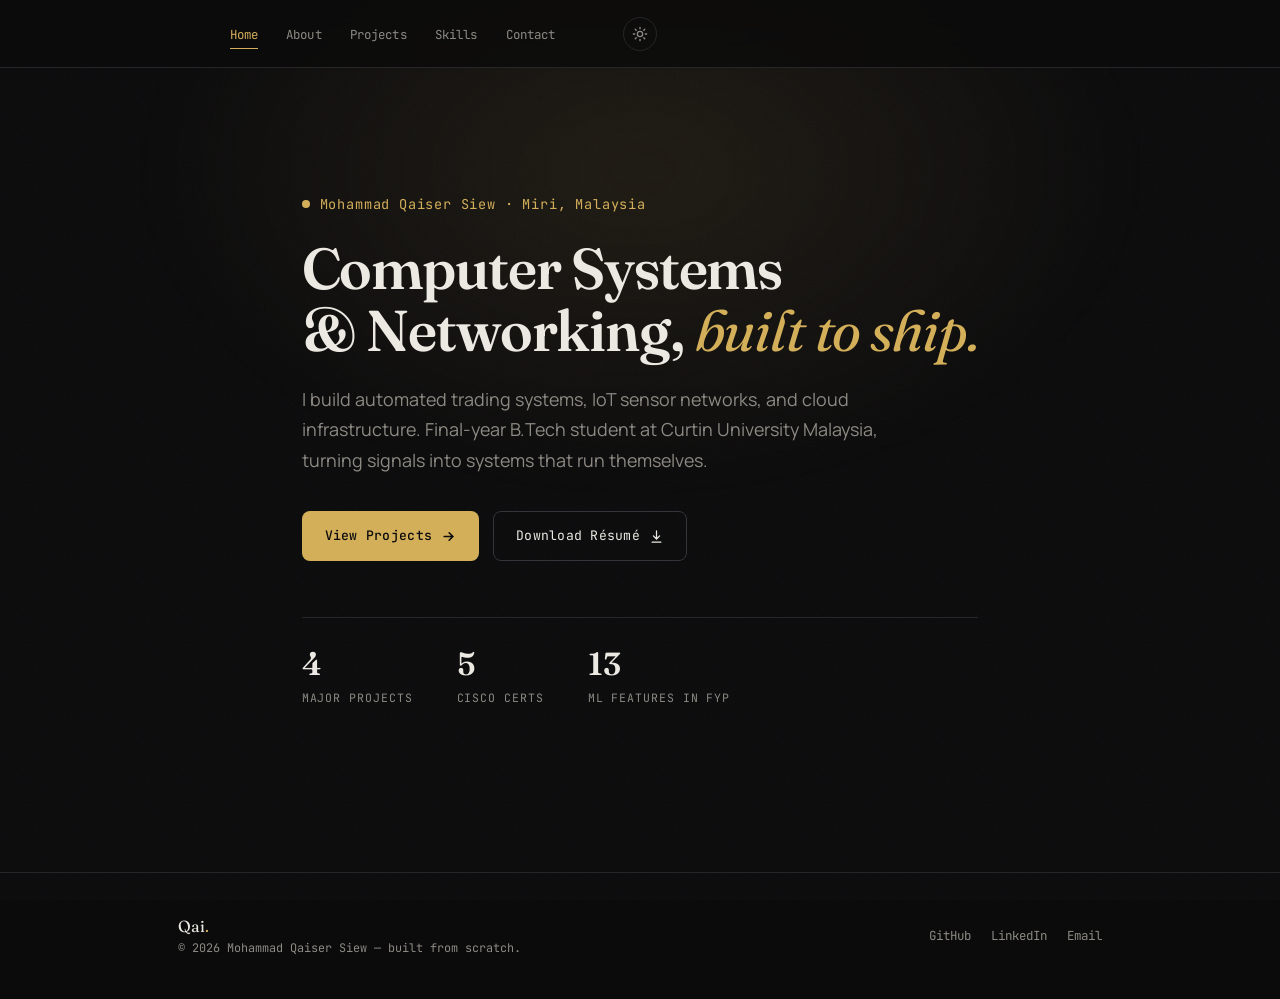
<file: index.html>
<!DOCTYPE html>
<html lang="en" data-theme="dark">
<head>
  <meta charset="UTF-8">
  <meta name="viewport" content="width=device-width, initial-scale=1.0">
  <title>Mohammad Qaiser Siew — CS &amp; Networking Student / Developer</title>
  <meta name="description" content="Final-year Computer Systems &amp; Networking student at Curtin University Malaysia. I build automated trading systems, IoT sensor networks, and cloud infrastructure.">
  <meta name="author" content="Mohammad Qaiser Siew">
  <meta property="og:type" content="website">
  <meta property="og:title" content="Mohammad Qaiser Siew — Developer">
  <meta property="og:description" content="Automated trading systems, IoT tools, and cloud infrastructure. Final-year CS &amp; Networking student at Curtin University Malaysia.">
  <meta name="twitter:card" content="summary">
  <link rel="icon" type="image/svg+xml" href="favicon.svg">
  <link rel="stylesheet" href="css/style.css?v=2">
  <script>(function(){try{var t=localStorage.getItem('theme');if(t)document.documentElement.setAttribute('data-theme',t);}catch(e){}})();</script>
</head>
<body>
  <nav>
    <div class="container">
      <ul class="nav-links">
        <li><a href="index.html">Home</a></li>
        <li><a href="about.html">About</a></li>
        <li><a href="projects.html">Projects</a></li>
        <li><a href="skills.html">Skills</a></li>
        <li><a href="contact.html">Contact</a></li>
      </ul>
      <button class="theme-toggle" aria-label="Toggle theme">
        <svg class="icon-sun" viewBox="0 0 24 24" fill="none" stroke="currentColor" stroke-width="2" stroke-linecap="round"><circle cx="12" cy="12" r="4"/><path d="M12 2v2M12 20v2M4.9 4.9l1.4 1.4M17.7 17.7l1.4 1.4M2 12h2M20 12h2M4.9 19.1l1.4-1.4M17.7 6.3l1.4-1.4"/></svg>
        <svg class="icon-moon" viewBox="0 0 24 24" fill="none" stroke="currentColor" stroke-width="2" stroke-linecap="round"><path d="M21 12.8A9 9 0 1 1 11.2 3a7 7 0 0 0 9.8 9.8z"/></svg>
      </button>
    </div>
  </nav>

  <main class="hero">
    <div class="container">
      <div class="hero-inner">
        <p class="hero-subtitle reveal in">Mohammad Qaiser Siew · Miri, Malaysia</p>
        <h1 class="hero-title reveal in" data-delay="1">Computer Systems<br>&amp; Networking, <em>built to ship.</em></h1>
        <p class="hero-tagline reveal in" data-delay="2">I build automated trading systems, IoT sensor networks, and cloud infrastructure. Final-year B.Tech student at Curtin University Malaysia, turning signals into systems that run themselves.</p>
        <div class="hero-actions reveal in" data-delay="3">
          <a href="projects.html" class="btn btn-primary">View Projects
            <svg viewBox="0 0 24 24" fill="none" stroke="currentColor" stroke-width="2.5" stroke-linecap="round"><path d="M5 12h14M13 6l6 6-6 6"/></svg>
          </a>
          <a href="assets/resume.pdf" target="_blank" rel="noopener" class="btn btn-ghost">Download Résumé
            <svg viewBox="0 0 24 24" fill="none" stroke="currentColor" stroke-width="2" stroke-linecap="round"><path d="M12 3v12M7 11l5 5 5-5M5 21h14"/></svg>
          </a>
        </div>
        <div class="hero-stats reveal in" data-delay="4">
          <div><div class="stat-num">4</div><div class="stat-label">Major Projects</div></div>
          <div><div class="stat-num">5</div><div class="stat-label">Cisco Certs</div></div>
          <div><div class="stat-num">13</div><div class="stat-label">ML Features in FYP</div></div>
        </div>
      </div>
    </div>
  </main>

  <footer>
    <div class="container footer-inner">
      <div>
        <div class="footer-name">Qai<span style="color:var(--accent)">.</span></div>
        <div class="footer-meta">© <span id="year">2026</span> Mohammad Qaiser Siew — built from scratch.</div>
      </div>
      <div class="footer-links">
        <a href="https://github.com/notqai" target="_blank" rel="noopener">GitHub</a>
        <a href="https://www.linkedin.com/in/mohamamd-qaiser-siew-bin-mohd-qhadaffie-325346248/" target="_blank" rel="noopener">LinkedIn</a>
        <a href="mailto:qaisersiew123@gmail.com">Email</a>
      </div>
    </div>
  </footer>

  <script src="js/main.js?v=2"></script>
</body>
</html>
</file>
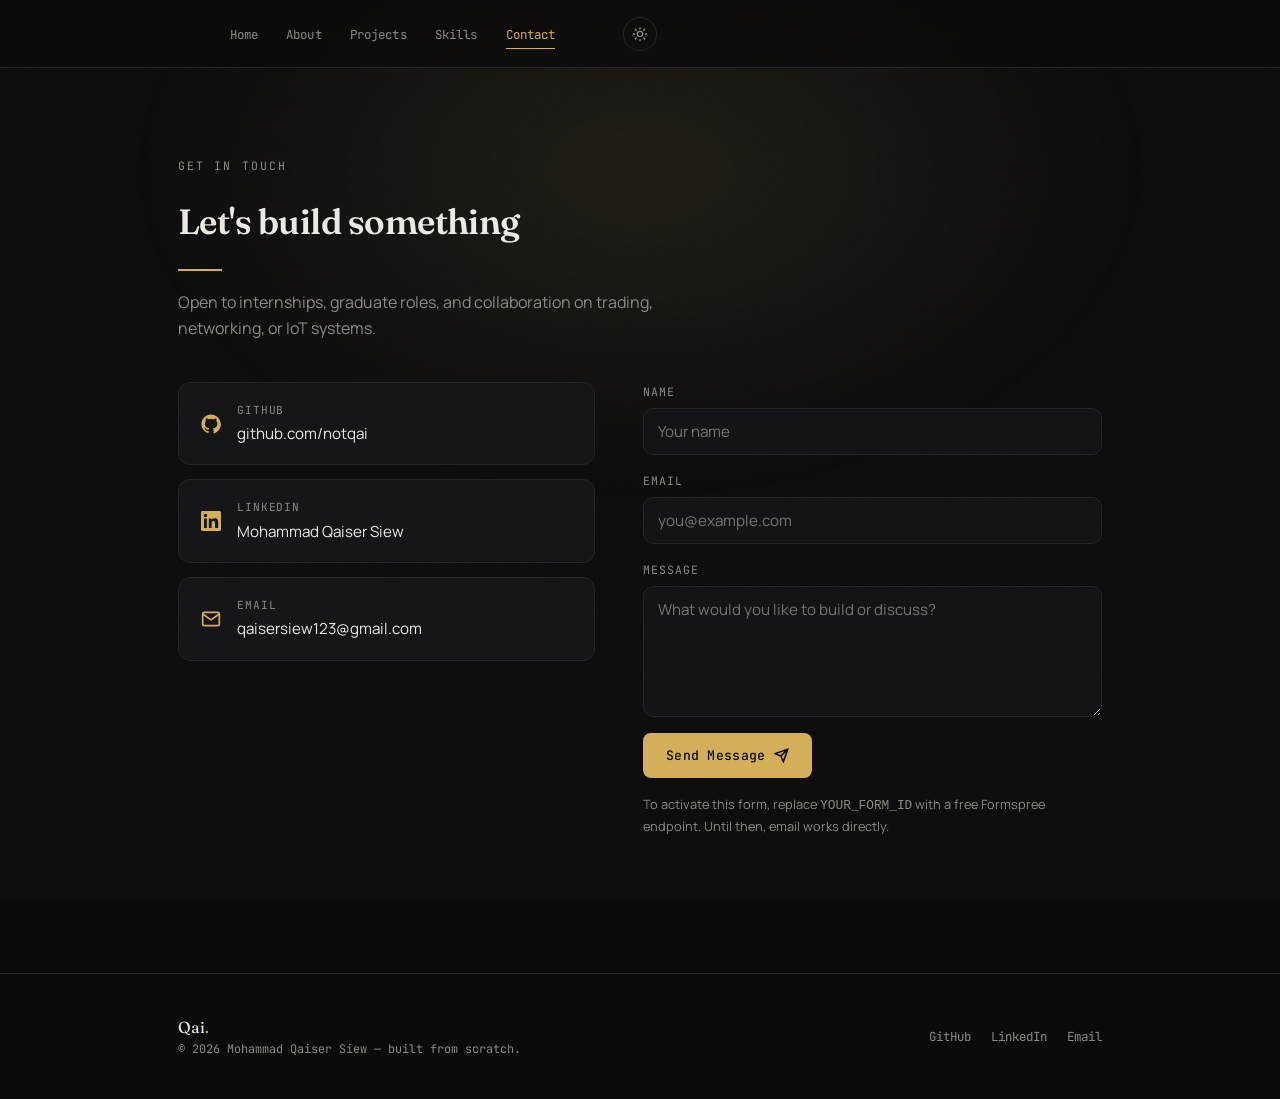
<file: contact.html>
<!DOCTYPE html>
<html lang="en" data-theme="dark">
<head>
  <meta charset="UTF-8">
  <meta name="viewport" content="width=device-width, initial-scale=1.0">
  <title>Contact — Mohammad Qaiser Siew</title>
  <meta name="description" content="Get in touch with Mohammad Qaiser Siew — GitHub, LinkedIn, email, or the contact form.">
  <meta property="og:title" content="Contact — Mohammad Qaiser Siew">
  <meta property="og:description" content="Reach out via GitHub, LinkedIn, or email.">
  <meta name="twitter:card" content="summary">
  <link rel="icon" type="image/svg+xml" href="favicon.svg">
  <link rel="stylesheet" href="css/style.css?v=2">
  <script>(function(){try{var t=localStorage.getItem('theme');if(t)document.documentElement.setAttribute('data-theme',t);}catch(e){}})();</script>
</head>
<body>
  <nav>
    <div class="container">
      <ul class="nav-links">
        <li><a href="index.html">Home</a></li>
        <li><a href="about.html">About</a></li>
        <li><a href="projects.html">Projects</a></li>
        <li><a href="skills.html">Skills</a></li>
        <li><a href="contact.html">Contact</a></li>
      </ul>
      <button class="theme-toggle" aria-label="Toggle theme">
        <svg class="icon-sun" viewBox="0 0 24 24" fill="none" stroke="currentColor" stroke-width="2" stroke-linecap="round"><circle cx="12" cy="12" r="4"/><path d="M12 2v2M12 20v2M4.9 4.9l1.4 1.4M17.7 17.7l1.4 1.4M2 12h2M20 12h2M4.9 19.1l1.4-1.4M17.7 6.3l1.4-1.4"/></svg>
        <svg class="icon-moon" viewBox="0 0 24 24" fill="none" stroke="currentColor" stroke-width="2" stroke-linecap="round"><path d="M21 12.8A9 9 0 1 1 11.2 3a7 7 0 0 0 9.8 9.8z"/></svg>
      </button>
    </div>
  </nav>

  <main class="page">
    <div class="container">
      <div class="section-head reveal">
        <p class="eyebrow">Get in touch</p>
        <h2>Let's build something</h2>
        <div class="divider"></div>
        <p style="margin-top:18px;">Open to internships, graduate roles, and collaboration on trading, networking, or IoT systems.</p>
      </div>

      <div class="contact-grid">
        <div class="contact-links reveal">
          <a href="https://github.com/notqai" target="_blank" rel="noopener" class="contact-link">
            <svg viewBox="0 0 24 24" fill="currentColor"><path d="M12 .5C5.7.5.5 5.7.5 12c0 5.1 3.3 9.4 7.9 10.9.6.1.8-.2.8-.6v-2c-3.2.7-3.9-1.5-3.9-1.5-.5-1.3-1.3-1.7-1.3-1.7-1-.7.1-.7.1-.7 1.2.1 1.8 1.2 1.8 1.2 1 1.8 2.7 1.3 3.4 1 .1-.8.4-1.3.7-1.6-2.6-.3-5.3-1.3-5.3-5.7 0-1.3.5-2.3 1.2-3.1-.1-.3-.5-1.5.1-3.1 0 0 1-.3 3.3 1.2a11.5 11.5 0 0 1 6 0C17.3 5 18.3 5.3 18.3 5.3c.6 1.6.2 2.8.1 3.1.8.8 1.2 1.8 1.2 3.1 0 4.4-2.7 5.4-5.3 5.7.4.4.8 1.1.8 2.2v3.3c0 .4.2.7.8.6 4.6-1.5 7.9-5.8 7.9-10.9C23.5 5.7 18.3.5 12 .5z"/></svg>
            <div><span class="contact-link-label">GitHub</span>github.com/notqai</div>
          </a>
          <a href="https://www.linkedin.com/in/mohamamd-qaiser-siew-bin-mohd-qhadaffie-325346248/" target="_blank" rel="noopener" class="contact-link">
            <svg viewBox="0 0 24 24" fill="currentColor"><path d="M20.4 20.5h-3.6v-5.6c0-1.3 0-3-1.9-3s-2.1 1.4-2.1 2.9v5.7H9.4V9h3.4v1.6h.1c.5-.9 1.6-1.9 3.4-1.9 3.6 0 4.3 2.4 4.3 5.5v6.3zM5.3 7.4a2.1 2.1 0 1 1 0-4.2 2.1 2.1 0 0 1 0 4.2zM7.1 20.5H3.6V9h3.5v11.5zM22.2 0H1.8C.8 0 0 .8 0 1.7v20.6c0 .9.8 1.7 1.8 1.7h20.4c1 0 1.8-.8 1.8-1.7V1.7C24 .8 23.2 0 22.2 0z"/></svg>
            <div><span class="contact-link-label">LinkedIn</span>Mohammad Qaiser Siew</div>
          </a>
          <a href="mailto:qaisersiew123@gmail.com" class="contact-link">
            <svg viewBox="0 0 24 24" fill="none" stroke="currentColor" stroke-width="2"><rect x="2" y="4" width="20" height="16" rx="2"/><path d="m2 6 10 7L22 6"/></svg>
            <div><span class="contact-link-label">Email</span>qaisersiew123@gmail.com</div>
          </a>
        </div>

        <form id="contact-form" class="contact-form reveal" data-delay="1" action="https://formspree.io/f/YOUR_FORM_ID" method="POST">
          <div class="form-row">
            <label for="name">Name</label>
            <input type="text" id="name" name="name" required placeholder="Your name">
          </div>
          <div class="form-row">
            <label for="email">Email</label>
            <input type="email" id="email" name="email" required placeholder="you@example.com">
          </div>
          <div class="form-row">
            <label for="message">Message</label>
            <textarea id="message" name="message" rows="5" required placeholder="What would you like to build or discuss?"></textarea>
          </div>
          <button type="submit" class="btn btn-primary" style="align-self:flex-start;">Send Message
            <svg viewBox="0 0 24 24" fill="none" stroke="currentColor" stroke-width="2.5" stroke-linecap="round"><path d="M22 2 11 13M22 2l-7 20-4-9-9-4 20-7z"/></svg>
          </button>
          <p id="form-status" class="form-note">To activate this form, replace <code>YOUR_FORM_ID</code> with a free Formspree endpoint. Until then, email works directly.</p>
        </form>
      </div>
    </div>
  </main>

  <footer>
    <div class="container footer-inner">
      <div>
        <div class="footer-name">Qai<span style="color:var(--accent)">.</span></div>
        <div class="footer-meta">© <span id="year">2026</span> Mohammad Qaiser Siew — built from scratch.</div>
      </div>
      <div class="footer-links">
        <a href="https://github.com/notqai" target="_blank" rel="noopener">GitHub</a>
        <a href="https://www.linkedin.com/in/mohamamd-qaiser-siew-bin-mohd-qhadaffie-325346248/" target="_blank" rel="noopener">LinkedIn</a>
        <a href="mailto:qaisersiew123@gmail.com">Email</a>
      </div>
    </div>
  </footer>

  <script src="js/main.js?v=2"></script>
</body>
</html>
</file>
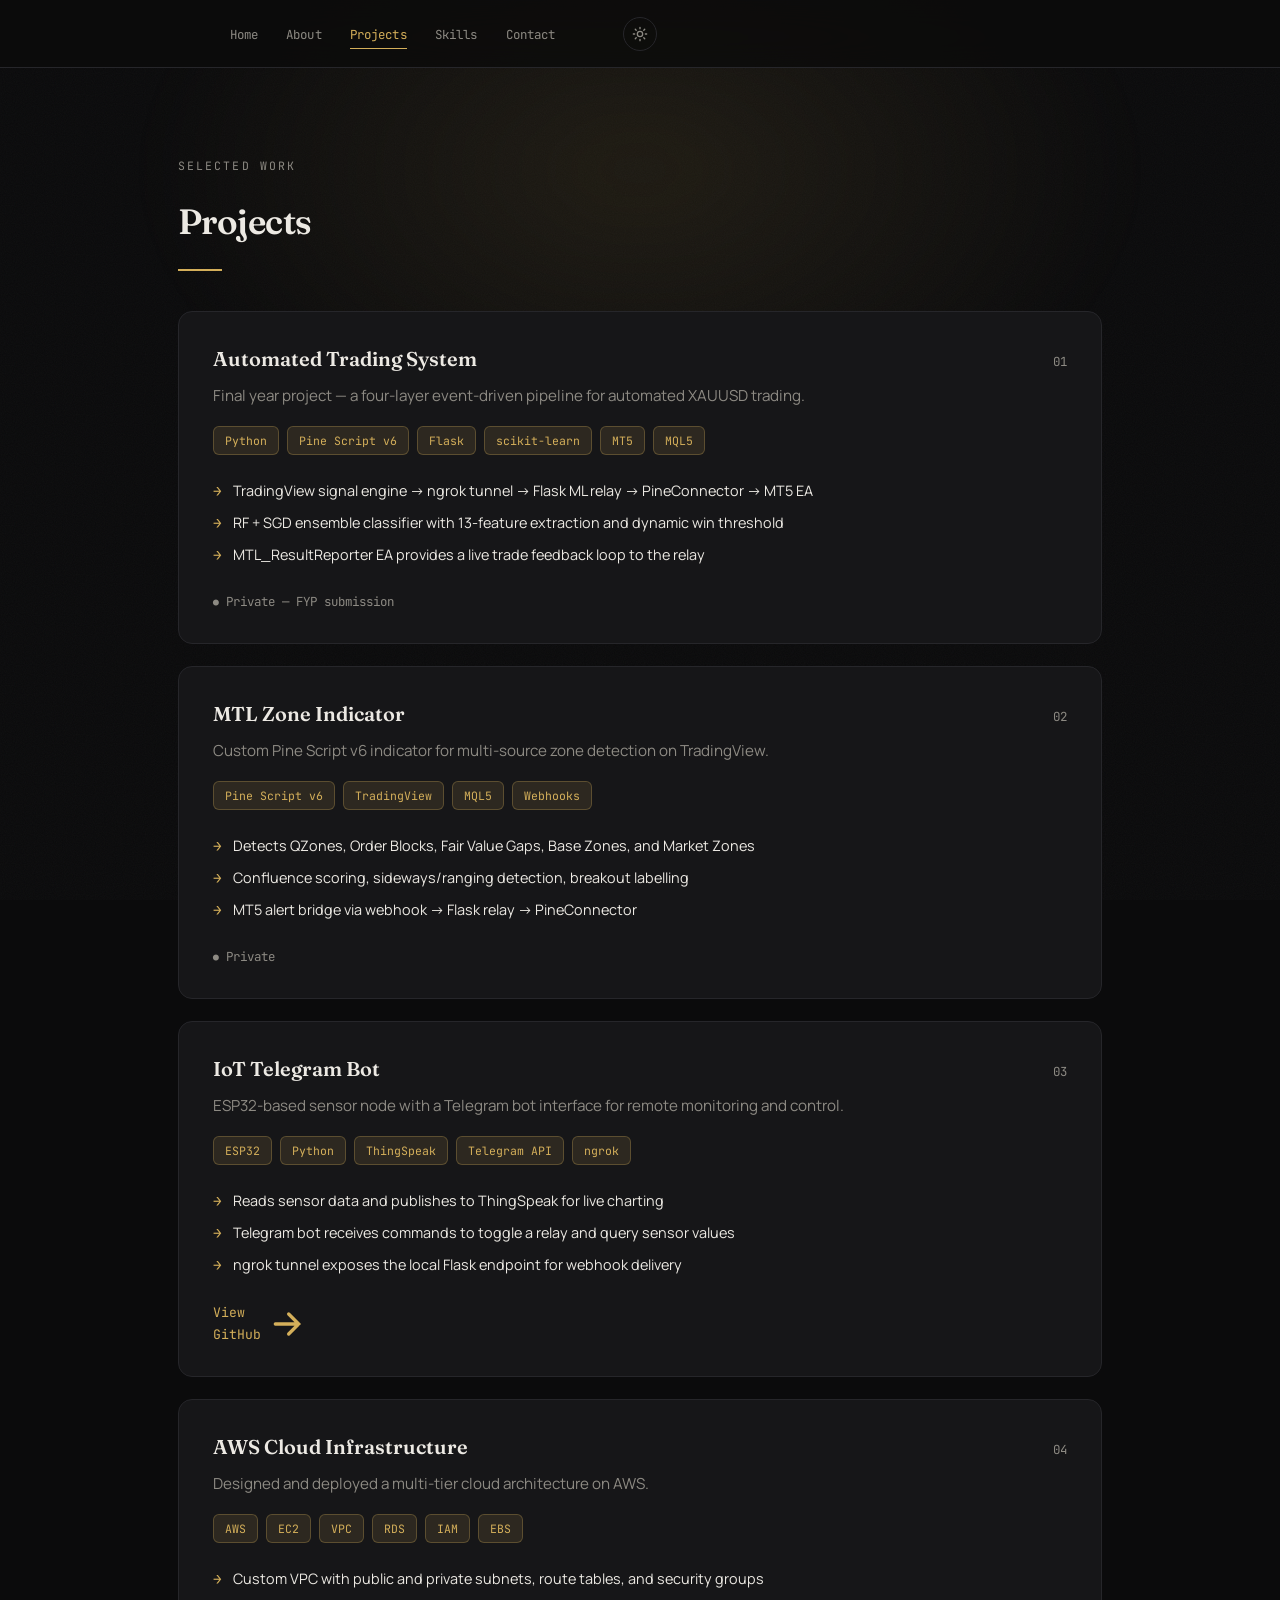
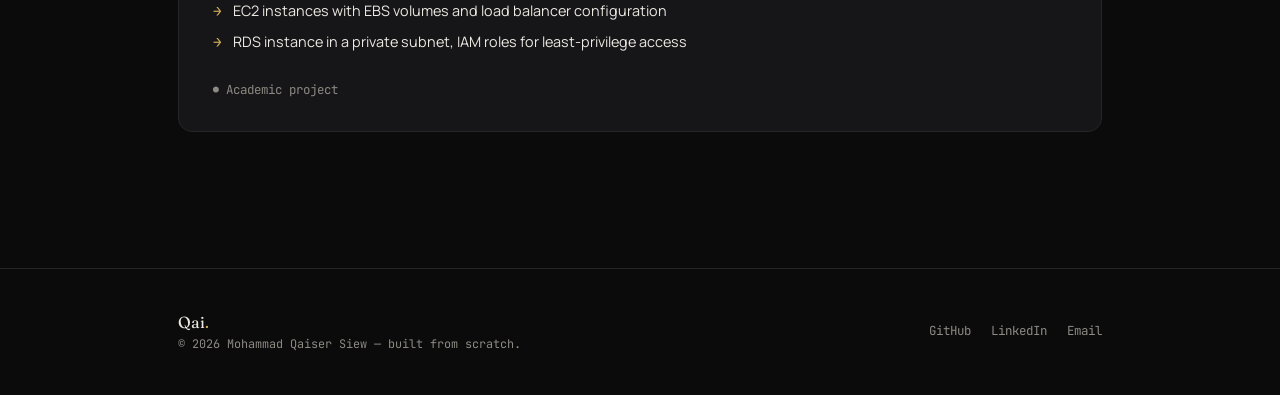
<file: projects.html>
<!DOCTYPE html>
<html lang="en" data-theme="dark">
<head>
  <meta charset="UTF-8">
  <meta name="viewport" content="width=device-width, initial-scale=1.0">
  <title>Projects — Mohammad Qaiser Siew</title>
  <meta name="description" content="Projects by Mohammad Qaiser Siew: an automated XAUUSD trading pipeline, a Pine Script zone indicator, an ESP32 IoT Telegram bot, and AWS cloud infrastructure.">
  <meta property="og:title" content="Projects — Mohammad Qaiser Siew">
  <meta property="og:description" content="Automated trading systems, IoT tools, and AWS cloud infrastructure.">
  <meta name="twitter:card" content="summary">
  <link rel="icon" type="image/svg+xml" href="favicon.svg">
  <link rel="stylesheet" href="css/style.css?v=2">
  <script>(function(){try{var t=localStorage.getItem('theme');if(t)document.documentElement.setAttribute('data-theme',t);}catch(e){}})();</script>
</head>
<body>
  <nav>
    <div class="container">
      <ul class="nav-links">
        <li><a href="index.html">Home</a></li>
        <li><a href="about.html">About</a></li>
        <li><a href="projects.html">Projects</a></li>
        <li><a href="skills.html">Skills</a></li>
        <li><a href="contact.html">Contact</a></li>
      </ul>
      <button class="theme-toggle" aria-label="Toggle theme">
        <svg class="icon-sun" viewBox="0 0 24 24" fill="none" stroke="currentColor" stroke-width="2" stroke-linecap="round"><circle cx="12" cy="12" r="4"/><path d="M12 2v2M12 20v2M4.9 4.9l1.4 1.4M17.7 17.7l1.4 1.4M2 12h2M20 12h2M4.9 19.1l1.4-1.4M17.7 6.3l1.4-1.4"/></svg>
        <svg class="icon-moon" viewBox="0 0 24 24" fill="none" stroke="currentColor" stroke-width="2" stroke-linecap="round"><path d="M21 12.8A9 9 0 1 1 11.2 3a7 7 0 0 0 9.8 9.8z"/></svg>
      </button>
    </div>
  </nav>

  <main class="page">
    <div class="container">
      <div class="section-head reveal">
        <p class="eyebrow">Selected Work</p>
        <h2>Projects</h2>
        <div class="divider"></div>
      </div>

      <div class="cards-grid">

        <div class="card reveal">
          <div class="card-head">
            <h3 class="card-title">Automated Trading System</h3>
            <span class="card-index">01</span>
          </div>
          <p class="card-desc">Final year project — a four-layer event-driven pipeline for automated XAUUSD trading.</p>
          <div class="tags">
            <span class="tag">Python</span>
            <span class="tag">Pine Script v6</span>
            <span class="tag">Flask</span>
            <span class="tag">scikit-learn</span>
            <span class="tag">MT5</span>
            <span class="tag">MQL5</span>
          </div>
          <ul class="card-bullets">
            <li>TradingView signal engine → ngrok tunnel → Flask ML relay → PineConnector → MT5 EA</li>
            <li>RF + SGD ensemble classifier with 13-feature extraction and dynamic win threshold</li>
            <li>MTL_ResultReporter EA provides a live trade feedback loop to the relay</li>
          </ul>
          <div class="card-foot"><span class="badge-private">Private — FYP submission</span></div>
        </div>

        <div class="card reveal" data-delay="1">
          <div class="card-head">
            <h3 class="card-title">MTL Zone Indicator</h3>
            <span class="card-index">02</span>
          </div>
          <p class="card-desc">Custom Pine Script v6 indicator for multi-source zone detection on TradingView.</p>
          <div class="tags">
            <span class="tag">Pine Script v6</span>
            <span class="tag">TradingView</span>
            <span class="tag">MQL5</span>
            <span class="tag">Webhooks</span>
          </div>
          <ul class="card-bullets">
            <li>Detects QZones, Order Blocks, Fair Value Gaps, Base Zones, and Market Zones</li>
            <li>Confluence scoring, sideways/ranging detection, breakout labelling</li>
            <li>MT5 alert bridge via webhook → Flask relay → PineConnector</li>
          </ul>
          <div class="card-foot"><span class="badge-private">Private</span></div>
        </div>

        <div class="card reveal" data-delay="2">
          <div class="card-head">
            <h3 class="card-title">IoT Telegram Bot</h3>
            <span class="card-index">03</span>
          </div>
          <p class="card-desc">ESP32-based sensor node with a Telegram bot interface for remote monitoring and control.</p>
          <div class="tags">
            <span class="tag">ESP32</span>
            <span class="tag">Python</span>
            <span class="tag">ThingSpeak</span>
            <span class="tag">Telegram API</span>
            <span class="tag">ngrok</span>
          </div>
          <ul class="card-bullets">
            <li>Reads sensor data and publishes to ThingSpeak for live charting</li>
            <li>Telegram bot receives commands to toggle a relay and query sensor values</li>
            <li>ngrok tunnel exposes the local Flask endpoint for webhook delivery</li>
          </ul>
          <div class="card-foot">
            <a href="https://github.com/notqai" target="_blank" rel="noopener" class="card-link">View GitHub
              <svg viewBox="0 0 24 24" fill="none" stroke="currentColor" stroke-width="2" stroke-linecap="round"><path d="M5 12h14M13 6l6 6-6 6"/></svg>
            </a>
          </div>
        </div>

        <div class="card reveal" data-delay="3">
          <div class="card-head">
            <h3 class="card-title">AWS Cloud Infrastructure</h3>
            <span class="card-index">04</span>
          </div>
          <p class="card-desc">Designed and deployed a multi-tier cloud architecture on AWS.</p>
          <div class="tags">
            <span class="tag">AWS</span>
            <span class="tag">EC2</span>
            <span class="tag">VPC</span>
            <span class="tag">RDS</span>
            <span class="tag">IAM</span>
            <span class="tag">EBS</span>
          </div>
          <ul class="card-bullets">
            <li>Custom VPC with public and private subnets, route tables, and security groups</li>
            <li>EC2 instances with EBS volumes and load balancer configuration</li>
            <li>RDS instance in a private subnet, IAM roles for least-privilege access</li>
          </ul>
          <div class="card-foot"><span class="badge-private">Academic project</span></div>
        </div>

      </div>
    </div>
  </main>

  <footer>
    <div class="container footer-inner">
      <div>
        <div class="footer-name">Qai<span style="color:var(--accent)">.</span></div>
        <div class="footer-meta">© <span id="year">2026</span> Mohammad Qaiser Siew — built from scratch.</div>
      </div>
      <div class="footer-links">
        <a href="https://github.com/notqai" target="_blank" rel="noopener">GitHub</a>
        <a href="https://www.linkedin.com/in/mohamamd-qaiser-siew-bin-mohd-qhadaffie-325346248/" target="_blank" rel="noopener">LinkedIn</a>
        <a href="mailto:qaisersiew123@gmail.com">Email</a>
      </div>
    </div>
  </footer>

  <script src="js/main.js?v=2"></script>
</body>
</html>
</file>
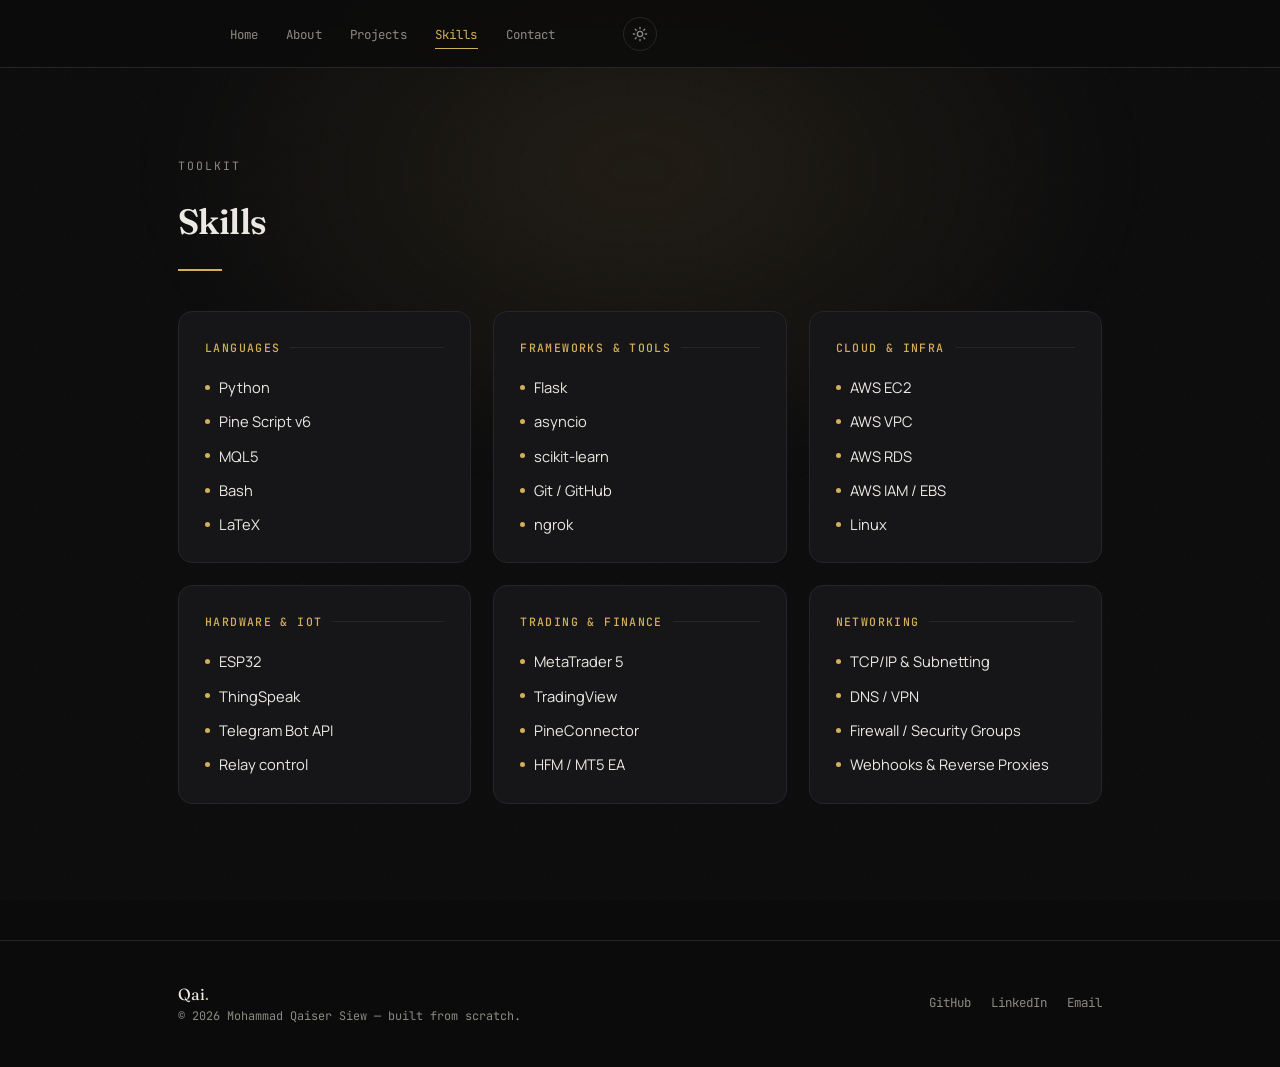
<file: skills.html>
<!DOCTYPE html>
<html lang="en" data-theme="dark">
<head>
  <meta charset="UTF-8">
  <meta name="viewport" content="width=device-width, initial-scale=1.0">
  <title>Skills — Mohammad Qaiser Siew</title>
  <meta name="description" content="Technical skills: Python, Pine Script, MQL5, Flask, scikit-learn, AWS (EC2/VPC/RDS/IAM), ESP32 IoT, MetaTrader 5, and networking fundamentals.">
  <meta property="og:title" content="Skills — Mohammad Qaiser Siew">
  <meta property="og:description" content="Languages, frameworks, cloud, IoT, trading, and networking skills.">
  <meta name="twitter:card" content="summary">
  <link rel="icon" type="image/svg+xml" href="favicon.svg">
  <link rel="stylesheet" href="css/style.css?v=2">
  <script>(function(){try{var t=localStorage.getItem('theme');if(t)document.documentElement.setAttribute('data-theme',t);}catch(e){}})();</script>
</head>
<body>
  <nav>
    <div class="container">
      <ul class="nav-links">
        <li><a href="index.html">Home</a></li>
        <li><a href="about.html">About</a></li>
        <li><a href="projects.html">Projects</a></li>
        <li><a href="skills.html">Skills</a></li>
        <li><a href="contact.html">Contact</a></li>
      </ul>
      <button class="theme-toggle" aria-label="Toggle theme">
        <svg class="icon-sun" viewBox="0 0 24 24" fill="none" stroke="currentColor" stroke-width="2" stroke-linecap="round"><circle cx="12" cy="12" r="4"/><path d="M12 2v2M12 20v2M4.9 4.9l1.4 1.4M17.7 17.7l1.4 1.4M2 12h2M20 12h2M4.9 19.1l1.4-1.4M17.7 6.3l1.4-1.4"/></svg>
        <svg class="icon-moon" viewBox="0 0 24 24" fill="none" stroke="currentColor" stroke-width="2" stroke-linecap="round"><path d="M21 12.8A9 9 0 1 1 11.2 3a7 7 0 0 0 9.8 9.8z"/></svg>
      </button>
    </div>
  </nav>

  <main class="page">
    <div class="container">
      <div class="section-head reveal">
        <p class="eyebrow">Toolkit</p>
        <h2>Skills</h2>
        <div class="divider"></div>
      </div>

      <div class="skills-grid">

        <div class="skill-group reveal">
          <p class="skill-group-title">Languages</p>
          <ul class="skill-list">
            <li>Python</li>
            <li>Pine Script v6</li>
            <li>MQL5</li>
            <li>Bash</li>
            <li>LaTeX</li>
          </ul>
        </div>

        <div class="skill-group reveal" data-delay="1">
          <p class="skill-group-title">Frameworks &amp; Tools</p>
          <ul class="skill-list">
            <li>Flask</li>
            <li>asyncio</li>
            <li>scikit-learn</li>
            <li>Git / GitHub</li>
            <li>ngrok</li>
          </ul>
        </div>

        <div class="skill-group reveal" data-delay="2">
          <p class="skill-group-title">Cloud &amp; Infra</p>
          <ul class="skill-list">
            <li>AWS EC2</li>
            <li>AWS VPC</li>
            <li>AWS RDS</li>
            <li>AWS IAM / EBS</li>
            <li>Linux</li>
          </ul>
        </div>

        <div class="skill-group reveal">
          <p class="skill-group-title">Hardware &amp; IoT</p>
          <ul class="skill-list">
            <li>ESP32</li>
            <li>ThingSpeak</li>
            <li>Telegram Bot API</li>
            <li>Relay control</li>
          </ul>
        </div>

        <div class="skill-group reveal" data-delay="1">
          <p class="skill-group-title">Trading &amp; Finance</p>
          <ul class="skill-list">
            <li>MetaTrader 5</li>
            <li>TradingView</li>
            <li>PineConnector</li>
            <li>HFM / MT5 EA</li>
          </ul>
        </div>

        <div class="skill-group reveal" data-delay="2">
          <p class="skill-group-title">Networking</p>
          <ul class="skill-list">
            <li>TCP/IP &amp; Subnetting</li>
            <li>DNS / VPN</li>
            <li>Firewall / Security Groups</li>
            <li>Webhooks &amp; Reverse Proxies</li>
          </ul>
        </div>

      </div>
    </div>
  </main>

  <footer>
    <div class="container footer-inner">
      <div>
        <div class="footer-name">Qai<span style="color:var(--accent)">.</span></div>
        <div class="footer-meta">© <span id="year">2026</span> Mohammad Qaiser Siew — built from scratch.</div>
      </div>
      <div class="footer-links">
        <a href="https://github.com/notqai" target="_blank" rel="noopener">GitHub</a>
        <a href="https://www.linkedin.com/in/mohamamd-qaiser-siew-bin-mohd-qhadaffie-325346248/" target="_blank" rel="noopener">LinkedIn</a>
        <a href="mailto:qaisersiew123@gmail.com">Email</a>
      </div>
    </div>
  </footer>

  <script src="js/main.js?v=2"></script>
</body>
</html>
</file>
<file: css/style.css>
@import url('https://fonts.googleapis.com/css2?family=Fraunces:ital,opsz,wght@0,9..144,400;0,9..144,500;0,9..144,600;1,9..144,400&family=Manrope:wght@400;500;600;700&family=JetBrains+Mono:wght@400;500&display=swap');

/* ============================================================
   Theme tokens
   ============================================================ */
:root {
  --bg: #0b0b0c;
  --bg-elev: #141416;
  --bg-card: #161618;
  --text: #ece9e3;
  --text-muted: #8d8a83;
  --accent: #d4af5a;
  --accent-soft: rgba(212, 175, 90, 0.12);
  --accent-line: rgba(212, 175, 90, 0.28);
  --border: #26262a;
  --border-strong: #34343a;
  --glow: rgba(212, 175, 90, 0.10);
  --shadow: rgba(0, 0, 0, 0.5);
  --grain-opacity: 0.035;

  --font-display: 'Fraunces', Georgia, serif;
  --font-body: 'Manrope', system-ui, sans-serif;
  --font-mono: 'JetBrains Mono', ui-monospace, monospace;

  --max-width: 980px;
  --nav-height: 68px;
  --ease: cubic-bezier(0.22, 1, 0.36, 1);
}

[data-theme="light"] {
  --bg: #f4efe6;
  --bg-elev: #fbf8f1;
  --bg-card: #fdfbf6;
  --text: #1c1a17;
  --text-muted: #6f6a60;
  --accent: #9a7822;
  --accent-soft: rgba(154, 120, 34, 0.10);
  --accent-line: rgba(154, 120, 34, 0.30);
  --border: #e2dac9;
  --border-strong: #d3c8b1;
  --glow: rgba(154, 120, 34, 0.10);
  --shadow: rgba(60, 50, 30, 0.10);
  --grain-opacity: 0.025;
}

*, *::before, *::after {
  box-sizing: border-box;
  margin: 0;
  padding: 0;
}

html {
  font-size: 16px;
  scroll-behavior: smooth;
  -webkit-font-smoothing: antialiased;
}

body {
  background-color: var(--bg);
  color: var(--text);
  font-family: var(--font-body);
  font-weight: 400;
  line-height: 1.65;
  min-height: 100vh;
  position: relative;
  overflow-x: hidden;
  transition: background-color 0.5s var(--ease), color 0.5s var(--ease);
}

/* Grain + ambient glow overlays */
body::before {
  content: '';
  position: fixed;
  inset: 0;
  z-index: 1;
  pointer-events: none;
  opacity: var(--grain-opacity);
  background-image: url("data:image/svg+xml,%3Csvg xmlns='http://www.w3.org/2000/svg' width='160' height='160'%3E%3Cfilter id='n'%3E%3CfeTurbulence type='fractalNoise' baseFrequency='0.9' numOctaves='3'/%3E%3C/filter%3E%3Crect width='100%25' height='100%25' filter='url(%23n)'/%3E%3C/svg%3E");
}

body::after {
  content: '';
  position: fixed;
  top: -20%;
  left: 50%;
  transform: translateX(-50%);
  width: 1100px;
  height: 700px;
  z-index: 0;
  pointer-events: none;
  background: radial-gradient(ellipse at center, var(--glow), transparent 65%);
  filter: blur(20px);
}

main, nav, footer { position: relative; z-index: 2; }

/* ============================================================
   Layout
   ============================================================ */
.container {
  max-width: var(--max-width);
  margin: 0 auto;
  padding: 0 28px;
}

/* ============================================================
   Navigation
   ============================================================ */
nav {
  position: fixed;
  top: 0;
  left: 0;
  right: 0;
  height: var(--nav-height);
  background-color: color-mix(in srgb, var(--bg) 82%, transparent);
  backdrop-filter: blur(14px) saturate(140%);
  border-bottom: 1px solid var(--border);
  z-index: 100;
}

nav .container {
  height: 100%;
  display: grid;
  grid-template-columns: 1fr auto 1fr;
  align-items: center;
  gap: 16px;
}

.nav-links {
  display: flex;
  gap: 28px;
  list-style: none;
  align-items: center;
  justify-self: center;
}

.nav-links a {
  color: var(--text-muted);
  text-decoration: none;
  font-family: var(--font-mono);
  font-size: 0.78rem;
  letter-spacing: 0.01em;
  transition: color 0.2s ease;
  position: relative;
  padding: 4px 0;
}

.nav-links a::after {
  content: '';
  position: absolute;
  left: 0; bottom: -2px;
  width: 0; height: 1px;
  background: var(--accent);
  transition: width 0.25s var(--ease);
}

.nav-links a:hover { color: var(--text); }
.nav-links a:hover::after,
.nav-links a.active::after { width: 100%; }
.nav-links a.active { color: var(--accent); }

.theme-toggle {
  background: none;
  border: 1px solid var(--border);
  color: var(--text-muted);
  width: 34px; height: 34px;
  border-radius: 50%;
  cursor: pointer;
  display: grid;
  place-items: center;
  transition: border-color 0.2s ease, color 0.2s ease, transform 0.3s var(--ease);
  flex-shrink: 0;
  justify-self: end;
}
.theme-toggle:hover { border-color: var(--accent); color: var(--accent); transform: rotate(-15deg); }
.theme-toggle svg { width: 16px; height: 16px; }
.theme-toggle .icon-moon { display: none; }
[data-theme="light"] .theme-toggle .icon-sun { display: none; }
[data-theme="light"] .theme-toggle .icon-moon { display: block; }

/* ============================================================
   Page wrapper + headings
   ============================================================ */
.page {
  padding-top: calc(var(--nav-height) + 88px);
  padding-bottom: 96px;
}

.eyebrow {
  font-family: var(--font-mono);
  font-size: 0.72rem;
  letter-spacing: 0.18em;
  text-transform: uppercase;
  color: var(--accent);
  margin-bottom: 18px;
}

h1, h2, h3 { font-family: var(--font-display); }

h1 { font-size: clamp(2.4rem, 6vw, 3.6rem); font-weight: 600; line-height: 1.08; letter-spacing: -0.02em; }

h2 {
  font-size: clamp(1.7rem, 4vw, 2.2rem);
  font-weight: 600;
  letter-spacing: -0.015em;
  margin-bottom: 8px;
}

h3 { font-size: 1.2rem; font-weight: 600; }

p { color: var(--text); font-size: 1rem; }
.muted { color: var(--text-muted); }

.section-head { margin-bottom: 40px; }
.section-head p { color: var(--text-muted); max-width: 560px; }

.divider {
  width: 44px;
  height: 2px;
  background: var(--accent);
  margin: 18px 0 0;
}

/* ============================================================
   Hero
   ============================================================ */
.hero {
  min-height: calc(100vh - var(--nav-height));
  display: flex;
  align-items: center;
  padding-top: var(--nav-height);
}

.hero-inner { max-width: 760px; }

.hero-subtitle {
  font-family: var(--font-mono);
  font-size: 0.85rem;
  letter-spacing: 0.06em;
  color: var(--accent);
  margin-bottom: 22px;
  display: flex;
  align-items: center;
  gap: 10px;
}
.hero-subtitle::before {
  content: '';
  width: 8px; height: 8px;
  border-radius: 50%;
  background: var(--accent);
  box-shadow: 0 0 0 0 var(--accent);
  animation: pulse 2.4s infinite;
}
@keyframes pulse {
  0% { box-shadow: 0 0 0 0 rgba(212,175,90,0.5); }
  70% { box-shadow: 0 0 0 9px rgba(212,175,90,0); }
  100% { box-shadow: 0 0 0 0 rgba(212,175,90,0); }
}

.hero-title { margin-bottom: 22px; }
.hero-title em {
  font-style: italic;
  color: var(--accent);
  font-weight: 400;
}

.hero-tagline {
  font-size: 1.12rem;
  color: var(--text-muted);
  max-width: 580px;
  line-height: 1.7;
  margin-bottom: 36px;
}

.hero-actions { display: flex; flex-wrap: wrap; gap: 14px; margin-bottom: 56px; }

/* Buttons */
.btn {
  font-family: var(--font-mono);
  font-size: 0.82rem;
  letter-spacing: 0.02em;
  padding: 13px 22px;
  border-radius: 8px;
  text-decoration: none;
  display: inline-flex;
  align-items: center;
  gap: 9px;
  transition: transform 0.2s var(--ease), background 0.2s ease, border-color 0.2s ease, color 0.2s ease;
  cursor: pointer;
  border: 1px solid transparent;
}
.btn svg { width: 15px; height: 15px; }
.btn-primary { background: var(--accent); color: #0b0b0c; font-weight: 500; }
.btn-primary:hover { transform: translateY(-2px); box-shadow: 0 10px 30px -10px var(--accent); }
.btn-ghost { border-color: var(--border-strong); color: var(--text); }
.btn-ghost:hover { border-color: var(--accent); color: var(--accent); transform: translateY(-2px); }

/* Hero stats */
.hero-stats {
  display: flex;
  flex-wrap: wrap;
  gap: 44px;
  border-top: 1px solid var(--border);
  padding-top: 30px;
}
.stat-num {
  font-family: var(--font-display);
  font-size: 2rem;
  font-weight: 600;
  color: var(--text);
  line-height: 1;
}
.stat-label {
  font-family: var(--font-mono);
  font-size: 0.72rem;
  letter-spacing: 0.08em;
  text-transform: uppercase;
  color: var(--text-muted);
  margin-top: 8px;
}

/* ============================================================
   Project cards
   ============================================================ */
.cards-grid { display: grid; grid-template-columns: 1fr; gap: 22px; }

.card {
  background: var(--bg-card);
  border: 1px solid var(--border);
  border-radius: 14px;
  padding: 30px 34px;
  transition: border-color 0.25s ease, transform 0.25s var(--ease), box-shadow 0.25s ease;
  position: relative;
  overflow: hidden;
}
.card::before {
  content: '';
  position: absolute;
  left: 0; top: 0; bottom: 0;
  width: 3px;
  background: var(--accent);
  transform: scaleY(0);
  transform-origin: top;
  transition: transform 0.3s var(--ease);
}
.card:hover {
  border-color: var(--border-strong);
  transform: translateY(-3px);
  box-shadow: 0 18px 40px -22px var(--shadow);
}
.card:hover::before { transform: scaleY(1); }

.card-head { display: flex; justify-content: space-between; align-items: baseline; gap: 16px; margin-bottom: 8px; }
.card-title { font-size: 1.25rem; }
.card-index { font-family: var(--font-mono); font-size: 0.78rem; color: var(--text-muted); }

.card-desc { color: var(--text-muted); font-size: 0.95rem; margin-bottom: 18px; }

.card-bullets { list-style: none; margin-bottom: 22px; }
.card-bullets li {
  color: var(--text);
  font-size: 0.9rem;
  padding: 4px 0 4px 20px;
  position: relative;
}
.card-bullets li::before {
  content: '→';
  position: absolute;
  left: 0;
  color: var(--accent);
  font-family: var(--font-mono);
}

.tags { display: flex; flex-wrap: wrap; gap: 8px; margin-bottom: 20px; }
.tag {
  background: var(--accent-soft);
  color: var(--accent);
  font-family: var(--font-mono);
  font-size: 0.72rem;
  padding: 4px 11px;
  border-radius: 6px;
  border: 1px solid var(--accent-line);
}

.card-foot { display: flex; align-items: center; gap: 16px; }
.card-link {
  color: var(--accent);
  font-family: var(--font-mono);
  font-size: 0.82rem;
  text-decoration: none;
  display: inline-flex;
  align-items: center;
  gap: 6px;
  transition: gap 0.2s ease;
}
.card-link:hover { gap: 10px; }
.badge-private {
  color: var(--text-muted);
  font-family: var(--font-mono);
  font-size: 0.78rem;
  display: inline-flex;
  align-items: center;
  gap: 7px;
}
.badge-private::before { content: '●'; font-size: 0.6rem; color: var(--text-muted); }

/* ============================================================
   Skills
   ============================================================ */
.skills-grid {
  display: grid;
  grid-template-columns: repeat(auto-fit, minmax(230px, 1fr));
  gap: 22px;
}
.skill-group {
  background: var(--bg-card);
  border: 1px solid var(--border);
  border-radius: 14px;
  padding: 26px;
  transition: border-color 0.25s ease, transform 0.25s var(--ease);
}
.skill-group:hover { border-color: var(--border-strong); transform: translateY(-2px); }
.skill-group-title {
  font-family: var(--font-mono);
  font-size: 0.72rem;
  font-weight: 500;
  color: var(--accent);
  text-transform: uppercase;
  letter-spacing: 0.12em;
  margin-bottom: 18px;
  display: flex; align-items: center; gap: 10px;
}
.skill-group-title::after { content: ''; flex: 1; height: 1px; background: var(--border); }
.skill-list { list-style: none; display: flex; flex-direction: column; gap: 10px; }
.skill-list li { color: var(--text); font-size: 0.92rem; display: flex; align-items: center; gap: 9px; }
.skill-list li::before { content: ''; width: 5px; height: 5px; background: var(--accent); border-radius: 50%; flex-shrink: 0; }

/* ============================================================
   About
   ============================================================ */
.about-grid { display: grid; grid-template-columns: 1.4fr 1fr; gap: 56px; align-items: start; }
.about-content p { color: var(--text); font-size: 1.05rem; }
.about-content p + p { margin-top: 18px; }
.about-content .lead { font-family: var(--font-display); font-size: 1.3rem; line-height: 1.5; color: var(--text); margin-bottom: 24px; }

.about-meta {
  background: var(--bg-card);
  border: 1px solid var(--border);
  border-radius: 14px;
  padding: 26px;
  display: flex;
  flex-direction: column;
  gap: 18px;
}
.about-meta-item { display: flex; flex-direction: column; gap: 3px; }
.about-meta-label { font-family: var(--font-mono); color: var(--accent); font-size: 0.7rem; text-transform: uppercase; letter-spacing: 0.1em; }
.about-meta-value { color: var(--text); font-size: 0.95rem; }

/* Timeline */
.timeline { margin-top: 18px; border-left: 1px solid var(--border); padding-left: 28px; display: flex; flex-direction: column; gap: 30px; }
.timeline-item { position: relative; }
.timeline-item::before {
  content: '';
  position: absolute;
  left: -34px; top: 4px;
  width: 11px; height: 11px;
  border-radius: 50%;
  background: var(--bg);
  border: 2px solid var(--accent);
}
.timeline-date { font-family: var(--font-mono); font-size: 0.74rem; color: var(--accent); letter-spacing: 0.04em; }
.timeline-title { font-family: var(--font-display); font-size: 1.1rem; font-weight: 600; margin: 4px 0 4px; }
.timeline-desc { color: var(--text-muted); font-size: 0.92rem; }

/* Certifications */
.certifications-heading { margin-top: 80px; margin-bottom: 36px; }
.badges-grid { display: grid; grid-template-columns: repeat(auto-fit, minmax(260px, 1fr)); gap: 22px; }
.badge-card {
  display: flex; flex-direction: column; align-items: center; gap: 14px;
  padding: 24px;
  background: var(--bg-card);
  border: 1px solid var(--border);
  border-radius: 14px;
  text-align: center;
  transition: border-color 0.25s ease, transform 0.25s var(--ease);
}
.badge-card:hover { border-color: var(--accent); transform: translateY(-3px); }
.badge-head { display: flex; flex-direction: column; align-items: center; gap: 14px; text-decoration: none; }
.badge-img { width: 92px; height: 92px; object-fit: contain; transition: transform 0.3s var(--ease); }
.badge-card:hover .badge-img { transform: scale(1.05); }
.cert-preview-link { display: block; width: 100%; }
.cert-preview { width: 100%; display: block; border: 1px solid var(--border); border-radius: 8px; transition: border-color 0.2s ease; }
.cert-preview-link:hover .cert-preview { border-color: var(--accent); }
.badge-title { color: var(--text); font-size: 0.82rem; font-weight: 600; line-height: 1.4; }

/* ============================================================
   Contact
   ============================================================ */
.contact-grid { display: grid; grid-template-columns: 1fr 1.1fr; gap: 48px; align-items: start; }
.contact-links { display: flex; flex-direction: column; gap: 14px; }
.contact-link {
  display: flex; align-items: center; gap: 16px;
  padding: 18px 22px;
  background: var(--bg-card);
  border: 1px solid var(--border);
  border-radius: 12px;
  text-decoration: none;
  color: var(--text);
  font-size: 0.95rem;
  transition: border-color 0.2s ease, transform 0.2s var(--ease);
}
.contact-link:hover { border-color: var(--accent); transform: translateX(4px); }
.contact-link svg { width: 20px; height: 20px; color: var(--accent); flex-shrink: 0; }
.contact-link-label { font-family: var(--font-mono); font-size: 0.7rem; color: var(--text-muted); text-transform: uppercase; letter-spacing: 0.08em; display: block; margin-bottom: 2px; }

/* Form */
.contact-form { display: flex; flex-direction: column; gap: 16px; }
.form-row { display: flex; flex-direction: column; gap: 7px; }
.form-row label { font-family: var(--font-mono); font-size: 0.72rem; text-transform: uppercase; letter-spacing: 0.08em; color: var(--text-muted); }
.contact-form input, .contact-form textarea {
  background: var(--bg-elev);
  border: 1px solid var(--border);
  border-radius: 10px;
  padding: 12px 14px;
  color: var(--text);
  font-family: var(--font-body);
  font-size: 0.95rem;
  transition: border-color 0.2s ease;
  resize: vertical;
}
.contact-form input:focus, .contact-form textarea:focus { outline: none; border-color: var(--accent); }
.form-note { font-size: 0.8rem; color: var(--text-muted); }

/* ============================================================
   Footer
   ============================================================ */
footer {
  border-top: 1px solid var(--border);
  padding: 40px 0;
  margin-top: 40px;
}
.footer-inner { display: flex; justify-content: space-between; align-items: center; flex-wrap: wrap; gap: 18px; }
.footer-name { font-family: var(--font-display); font-size: 1rem; color: var(--text); }
.footer-meta { font-family: var(--font-mono); font-size: 0.74rem; color: var(--text-muted); }
.footer-links { display: flex; gap: 20px; }
.footer-links a { color: var(--text-muted); text-decoration: none; font-family: var(--font-mono); font-size: 0.78rem; transition: color 0.2s ease; }
.footer-links a:hover { color: var(--accent); }

/* ============================================================
   Scroll reveal
   ============================================================ */
.reveal { opacity: 0; transform: translateY(24px); transition: opacity 0.7s var(--ease), transform 0.7s var(--ease); }
.reveal.in { opacity: 1; transform: none; }
.reveal[data-delay="1"] { transition-delay: 0.08s; }
.reveal[data-delay="2"] { transition-delay: 0.16s; }
.reveal[data-delay="3"] { transition-delay: 0.24s; }
.reveal[data-delay="4"] { transition-delay: 0.32s; }

@media (prefers-reduced-motion: reduce) {
  .reveal { opacity: 1; transform: none; transition: none; }
  .hero-subtitle::before { animation: none; }
  html { scroll-behavior: auto; }
}

/* ============================================================
   Responsive
   ============================================================ */
@media (max-width: 760px) {
  .about-grid, .contact-grid { grid-template-columns: 1fr; gap: 36px; }
  .hero-stats { gap: 28px; }
}
@media (max-width: 560px) {
  .container { padding: 0 20px; }
  .nav-links { gap: 16px; }
  .card { padding: 24px; }
  .hero-actions { width: 100%; }
  .btn { flex: 1; justify-content: center; }
}
</file>
